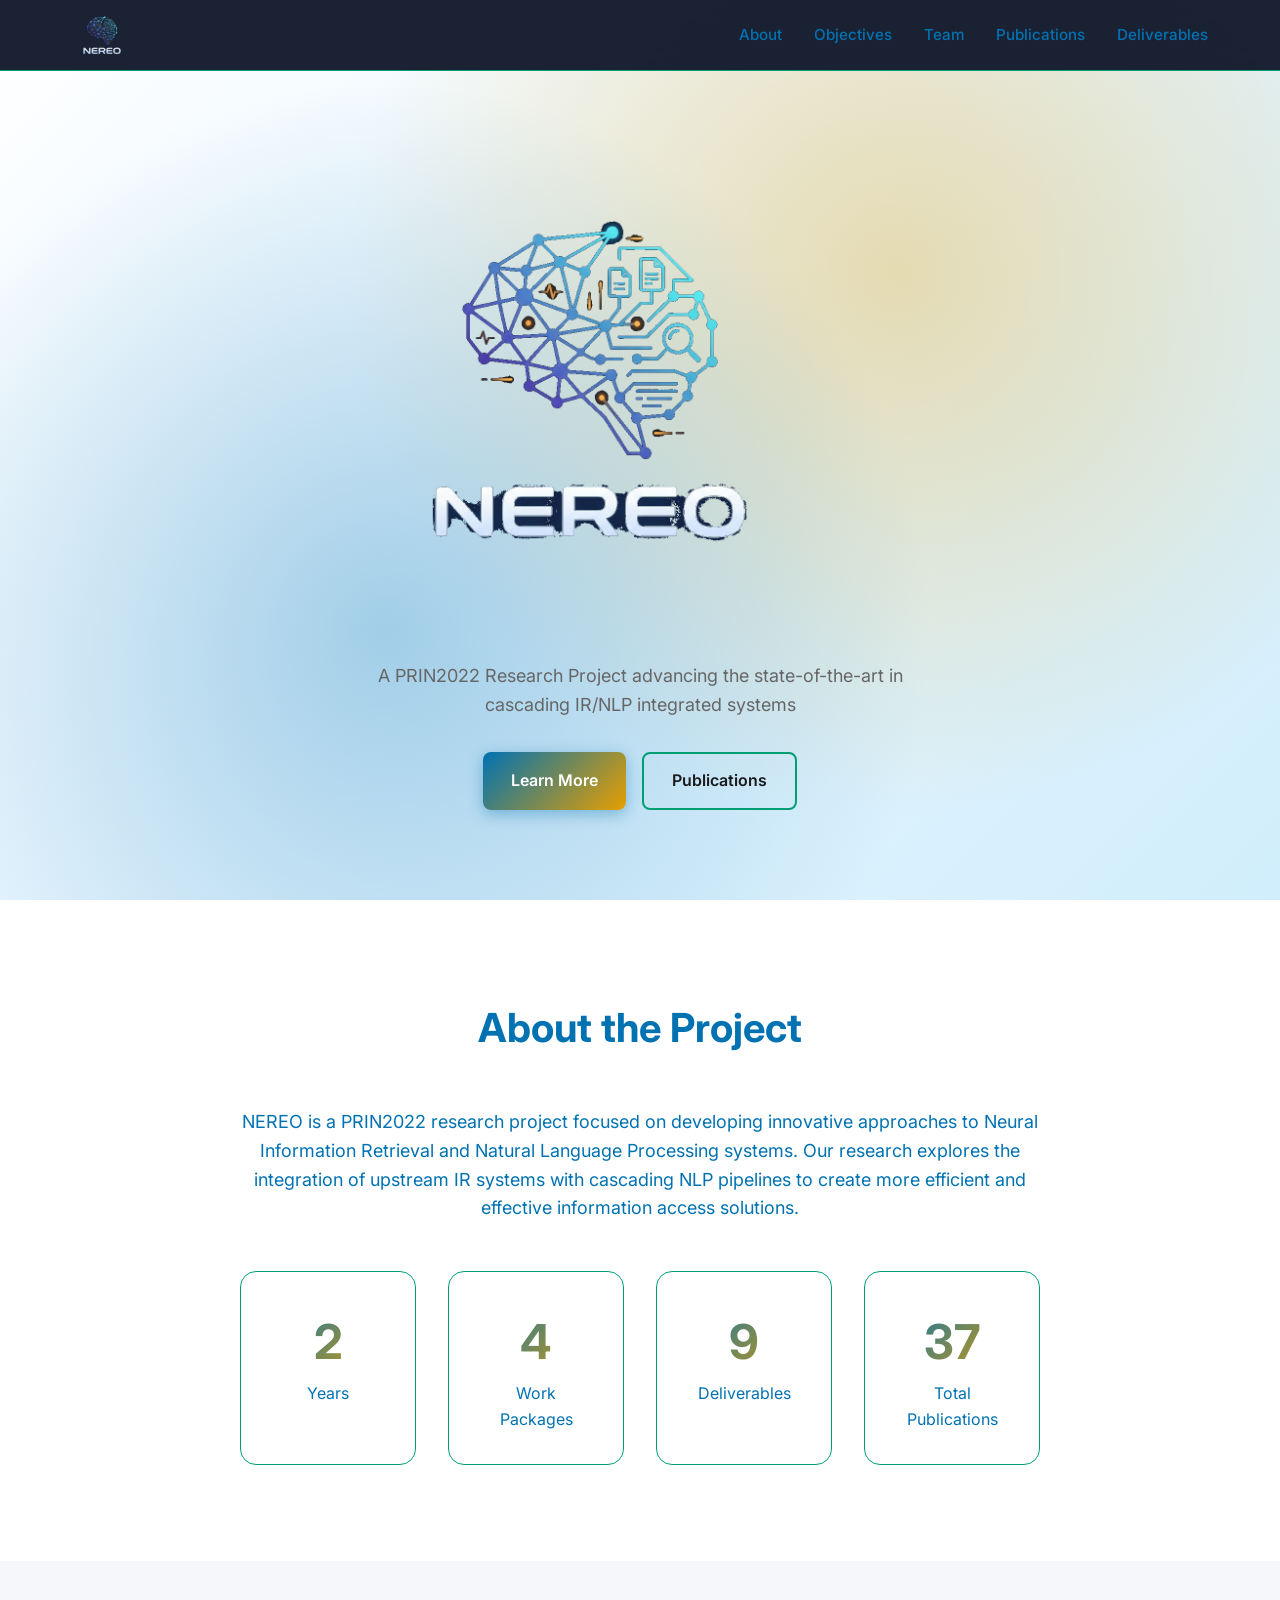
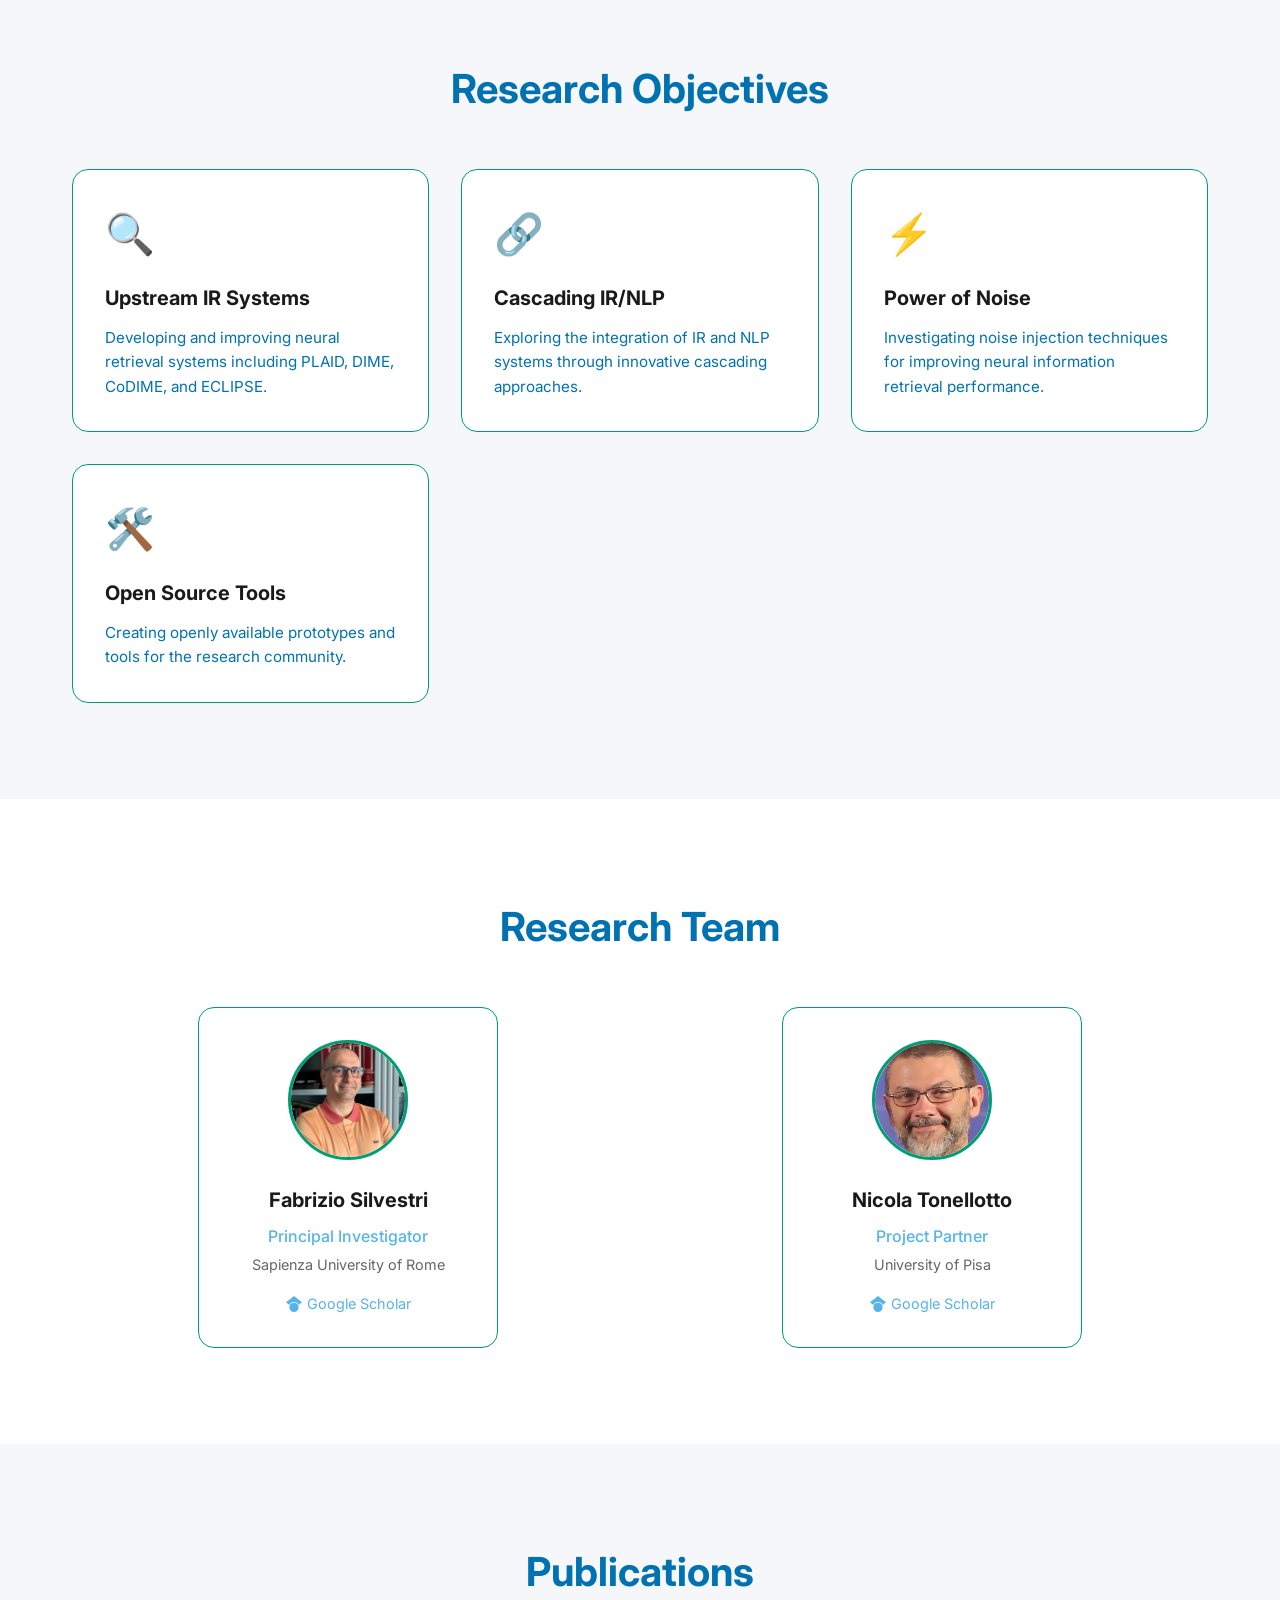
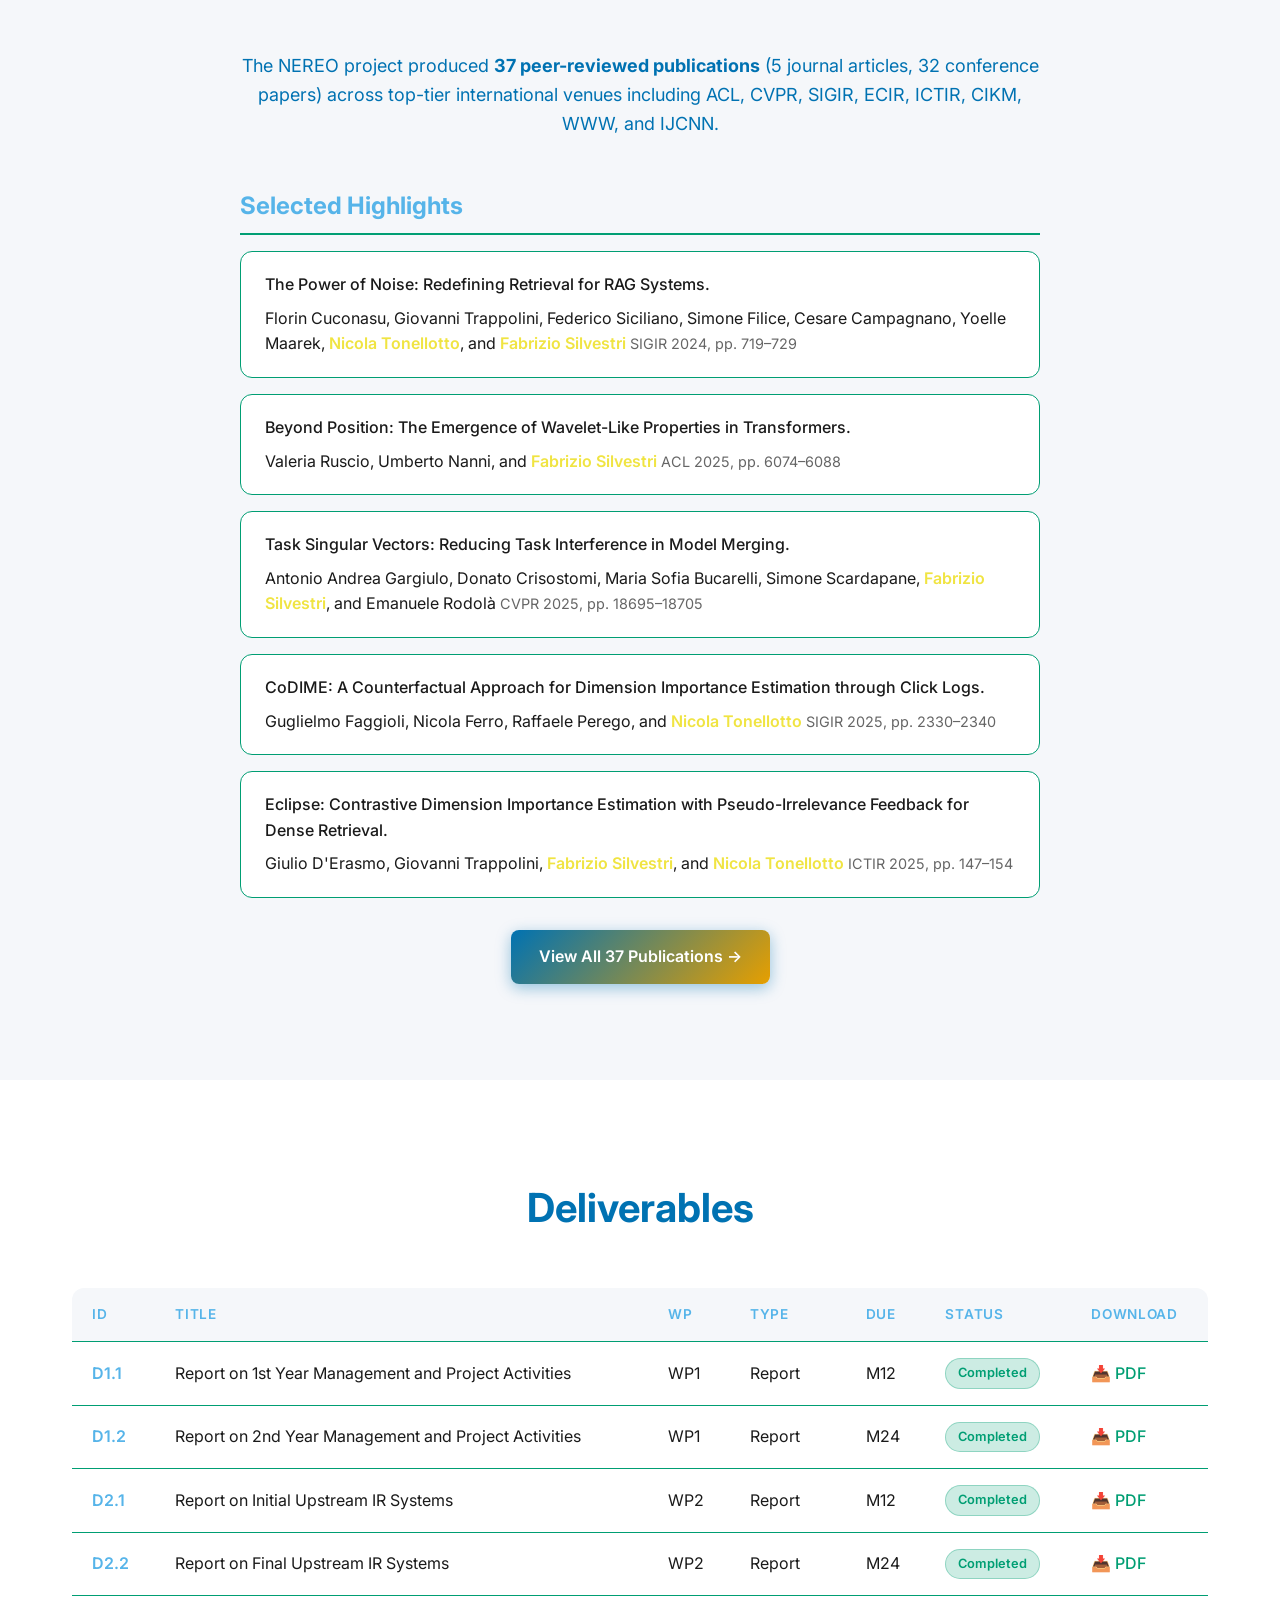
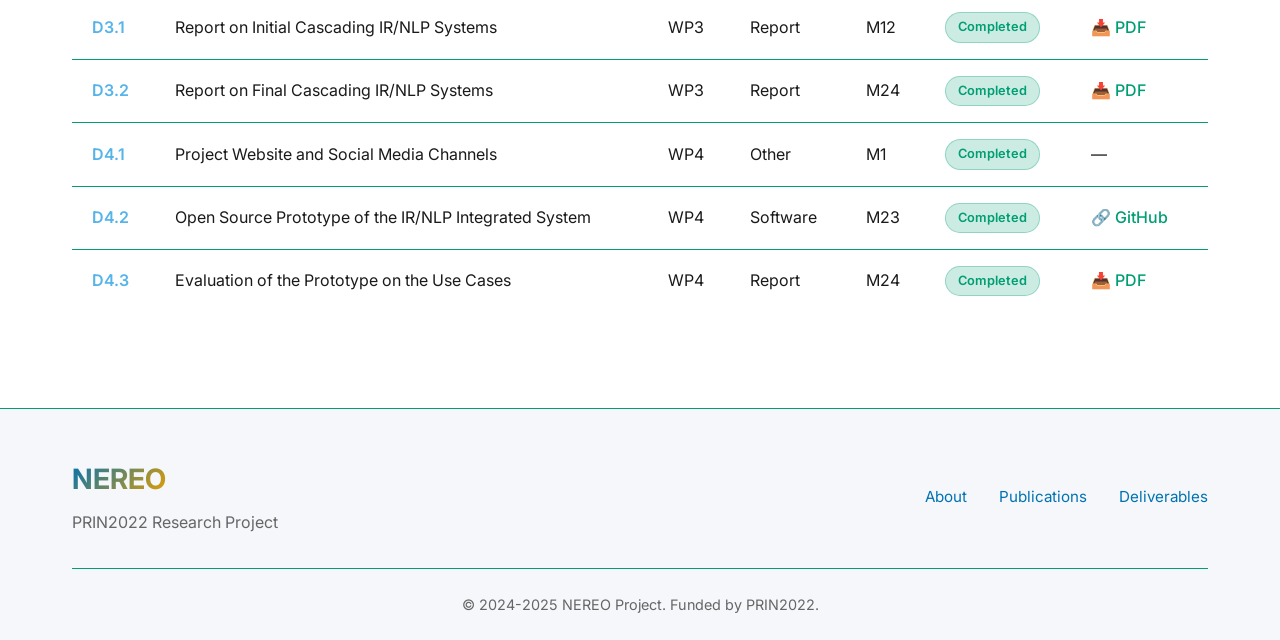
<file: index.html>
<!DOCTYPE html>
<html lang="en">

<head>
    <meta charset="UTF-8">
    <meta name="viewport" content="width=device-width, initial-scale=1.0">
    <meta name="description"
        content="NEREO - PRIN2022 Research Project on Neural Information Retrieval and NLP Systems">
    <title>NEREO | PRIN2022 Project</title>
    <link rel="stylesheet" href="css/style.css">
    <link rel="preconnect" href="https://fonts.googleapis.com">
    <link rel="preconnect" href="https://fonts.gstatic.com" crossorigin>
    <link href="https://fonts.googleapis.com/css2?family=Inter:wght@300;400;500;600;700&display=swap" rel="stylesheet">
</head>

<body>
    <header class="header">
        <nav class="nav container">
            <a href="#" class="logo"><img src="images/nereo_logo_transparent.png" alt="NEREO" class="logo-img"></a>
            <ul class="nav-links">
                <li><a href="#about">About</a></li>
                <li><a href="#objectives">Objectives</a></li>
                <li><a href="#team">Team</a></li>
                <li><a href="publications.html">Publications</a></li>
                <li><a href="#deliverables">Deliverables</a></li>
            </ul>
            <button class="mobile-menu-btn" aria-label="Toggle menu">
                <span></span>
                <span></span>
                <span></span>
            </button>
        </nav>
    </header>

    <main>
        <!-- Hero Section -->
        <section class="hero">
            <div class="hero-content container">
                <img src="images/nereo_logo_transparent.png" alt="NEREO - Neural Reasoning over Open Data"
                    class="hero-logo">
                <p class="hero-description">A PRIN2022 Research Project advancing the state-of-the-art in cascading
                    IR/NLP integrated systems</p>
                <div class="hero-cta">
                    <a href="#about" class="btn btn-primary">Learn More</a>
                    <a href="#publications" class="btn btn-secondary">Publications</a>
                </div>
            </div>
            <div class="hero-bg"></div>
        </section>

        <!-- About Section -->
        <section id="about" class="section">
            <div class="container">
                <h2 class="section-title">About the Project</h2>
                <div class="about-content">
                    <p>NEREO is a PRIN2022 research project focused on developing innovative approaches to Neural
                        Information Retrieval and Natural Language Processing systems. Our research explores the
                        integration of upstream IR systems with cascading NLP pipelines to create more efficient and
                        effective information access solutions.</p>
                    <div class="stats-grid" style="grid-template-columns: repeat(4, 1fr);">
                        <div class="stat-card">
                            <span class="stat-number">2</span>
                            <span class="stat-label">Years</span>
                        </div>
                        <div class="stat-card">
                            <span class="stat-number">4</span>
                            <span class="stat-label">Work Packages</span>
                        </div>
                        <div class="stat-card">
                            <span class="stat-number">9</span>
                            <span class="stat-label">Deliverables</span>
                        </div>
                        <div class="stat-card">
                            <span class="stat-number">37</span>
                            <span class="stat-label">Total Publications</span>
                        </div>
                    </div>
                </div>
            </div>
        </section>

        <!-- Objectives Section -->
        <section id="objectives" class="section section-alt">
            <div class="container">
                <h2 class="section-title">Research Objectives</h2>
                <div class="objectives-grid">
                    <div class="objective-card">
                        <div class="objective-icon">🔍</div>
                        <h3>Upstream IR Systems</h3>
                        <p>Developing and improving neural retrieval systems including PLAID, DIME, CoDIME, and ECLIPSE.
                        </p>
                    </div>
                    <div class="objective-card">
                        <div class="objective-icon">🔗</div>
                        <h3>Cascading IR/NLP</h3>
                        <p>Exploring the integration of IR and NLP systems through innovative cascading approaches.</p>
                    </div>
                    <div class="objective-card">
                        <div class="objective-icon">⚡</div>
                        <h3>Power of Noise</h3>
                        <p>Investigating noise injection techniques for improving neural information retrieval
                            performance.</p>
                    </div>
                    <div class="objective-card">
                        <div class="objective-icon">🛠️</div>
                        <h3>Open Source Tools</h3>
                        <p>Creating openly available prototypes and tools for the research community.</p>
                    </div>
                </div>
            </div>
        </section>

        <!-- Team Section -->
        <section id="team" class="section">
            <div class="container">
                <h2 class="section-title">Research Team</h2>
                <div class="team-grid">
                    <div class="team-card">
                        <a href="https://sites.google.com/diag.uniroma1.it/fabriziosilvestri" target="_blank">
                            <img src="images/silvestri.jpg" alt="Fabrizio Silvestri" class="team-avatar-img">
                        </a>
                        <h3><a href="https://sites.google.com/diag.uniroma1.it/fabriziosilvestri"
                                target="_blank">Fabrizio
                                Silvestri</a></h3>
                        <p class="team-role">Principal Investigator</p>
                        <p class="team-affiliation">Sapienza University of Rome</p>
                        <div class="social-links" style="margin-top: 1rem;">
                            <a href="https://scholar.google.com/citations?user=pi985dQAAAAJ" target="_blank"
                                style="color: #56B4E9; text-decoration: none; font-size: 0.9rem;">
                                <span style="display: flex; align-items: center; justify-content: center; gap: 5px;">
                                    <svg viewBox="0 0 24 24" width="16" height="16" fill="currentColor">
                                        <path
                                            d="M12 24a7 7 0 1 1 0-14 7 7 0 0 1 0 14zm0-24L0 9.5l4.838 3.94A8 8 0 0 1 12 9a8 8 0 0 1 7.162 4.44L24 9.5z" />
                                    </svg>
                                    Google Scholar
                                </span>
                            </a>
                        </div>
                    </div>
                    <div class="team-card">
                        <a href="https://tonellotto.github.io/" target="_blank">
                            <img src="images/tonellotto.jpg" alt="Nicola Tonellotto" class="team-avatar-img">
                        </a>
                        <h3><a href="https://tonellotto.github.io/" target="_blank">Nicola Tonellotto</a></h3>
                        <p class="team-role">Project Partner</p>
                        <p class="team-affiliation">University of Pisa</p>
                        <div class="social-links" style="margin-top: 1rem;">
                            <a href="https://scholar.google.com/citations?user=mTVRtZQAAAAJ" target="_blank"
                                style="color: #56B4E9; text-decoration: none; font-size: 0.9rem;">
                                <span style="display: flex; align-items: center; justify-content: center; gap: 5px;">
                                    <svg viewBox="0 0 24 24" width="16" height="16" fill="currentColor">
                                        <path
                                            d="M12 24a7 7 0 1 1 0-14 7 7 0 0 1 0 14zm0-24L0 9.5l4.838 3.94A8 8 0 0 1 12 9a8 8 0 0 1 7.162 4.44L24 9.5z" />
                                    </svg>
                                    Google Scholar
                                </span>
                            </a>
                        </div>
                    </div>
                </div>
            </div>
        </section>

        <!-- Publications Section -->
        <section id="publications" class="section section-alt">
            <div class="container">
                <h2 class="section-title">Publications</h2>
                <div class="about-content" style="margin-bottom: 2rem;">
                    <p>The NEREO project produced <strong>37 peer-reviewed publications</strong> (5 journal articles, 32
                        conference papers) across top-tier international venues including ACL, CVPR, SIGIR, ECIR, ICTIR,
                        CIKM, WWW, and IJCNN.</p>
                </div>
                <div class="publications-list">
                    <div class="publication-year">
                        <h3>Selected Highlights</h3>
                        <ul class="publication-items">
                            <li class="publication-item">
                                <a href="https://doi.org/10.1145/3626772.3657834" target="_blank" class="pub-link"><span
                                        class="pub-title">The Power of Noise: Redefining Retrieval for RAG
                                        Systems.</span></a>
                                <span class="pub-authors">Florin Cuconasu, Giovanni Trappolini, Federico Siciliano,
                                    Simone Filice, Cesare Campagnano, Yoelle Maarek, Nicola Tonellotto, and Fabrizio
                                    Silvestri</span>
                                <span class="pub-venue">SIGIR 2024, pp. 719–729</span>
                            </li>
                            <li class="publication-item">
                                <a href="https://aclanthology.org/2025.acl-long.303/" target="_blank"
                                    class="pub-link"><span class="pub-title">Beyond Position: The Emergence of
                                        Wavelet-Like Properties in Transformers.</span></a>
                                <span class="pub-authors">Valeria Ruscio, Umberto Nanni, and Fabrizio Silvestri</span>
                                <span class="pub-venue">ACL 2025, pp. 6074–6088</span>
                            </li>
                            <li class="publication-item">
                                <a href="https://doi.org/10.1109/CVPR52734.2025.01742" target="_blank"
                                    class="pub-link"><span class="pub-title">Task Singular Vectors:
                                        Reducing Task Interference in Model Merging.</span></a>
                                <span class="pub-authors">Antonio Andrea Gargiulo, Donato Crisostomi, Maria Sofia
                                    Bucarelli, Simone Scardapane, Fabrizio Silvestri, and Emanuele Rodolà</span>
                                <span class="pub-venue">CVPR 2025, pp. 18695–18705</span>
                            </li>
                            <li class="publication-item">
                                <a href="https://doi.org/10.1145/3726302.3729926" target="_blank" class="pub-link"><span
                                        class="pub-title">CoDIME: A Counterfactual Approach for Dimension Importance
                                        Estimation through Click Logs.</span></a>
                                <span class="pub-authors">Guglielmo Faggioli, Nicola Ferro, Raffaele Perego, and Nicola
                                    Tonellotto</span>
                                <span class="pub-venue">SIGIR 2025, pp. 2330–2340</span>
                            </li>
                            <li class="publication-item">
                                <a href="https://doi.org/10.1145/3731120.3744579" target="_blank" class="pub-link"><span
                                        class="pub-title">Eclipse: Contrastive Dimension Importance Estimation with
                                        Pseudo-Irrelevance Feedback for Dense Retrieval.</span></a>
                                <span class="pub-authors">Giulio D&apos;Erasmo, Giovanni Trappolini, Fabrizio Silvestri,
                                    and Nicola Tonellotto</span>
                                <span class="pub-venue">ICTIR 2025, pp. 147–154</span>
                            </li>
                        </ul>
                    </div>
                </div>
                <div style="text-align: center; margin-top: 2rem;">
                    <a href="publications.html" class="btn btn-primary">View All 37 Publications →</a>
                </div>
            </div>
        </section>

        <!-- Deliverables Section -->
        <section id="deliverables" class="section">
            <div class="container">
                <h2 class="section-title">Deliverables</h2>
                <div class="deliverables-table-wrapper">
                    <table class="deliverables-table">
                        <thead>
                            <tr>
                                <th>ID</th>
                                <th>Title</th>
                                <th>WP</th>
                                <th>Type</th>
                                <th>Due</th>
                                <th>Status</th>
                                <th>Download</th>
                            </tr>
                        </thead>
                        <tbody>
                            <tr>
                                <td>D1.1</td>
                                <td>Report on 1st Year Management and Project Activities</td>
                                <td>WP1</td>
                                <td>Report</td>
                                <td>M12</td>
                                <td><span class="status-completed">Completed</span></td>
                                <td><a href="deliverables/D1.1_Report_on_1st_Year_Management_and_Project_Activities.pdf"
                                        class="download-link" download>📥 PDF</a></td>
                            </tr>
                            <tr>
                                <td>D1.2</td>
                                <td>Report on 2nd Year Management and Project Activities</td>
                                <td>WP1</td>
                                <td>Report</td>
                                <td>M24</td>
                                <td><span class="status-completed">Completed</span></td>
                                <td><a href="deliverables/D1.2_Report_on_2nd_Year_Management_and_Project_Activities.pdf"
                                        class="download-link" download>📥 PDF</a></td>
                            </tr>
                            <tr>
                                <td>D2.1</td>
                                <td>Report on Initial Upstream IR Systems</td>
                                <td>WP2</td>
                                <td>Report</td>
                                <td>M12</td>
                                <td><span class="status-completed">Completed</span></td>
                                <td><a href="deliverables/D2.1_Report_on_Initial_Upstream_IR_Systems.pdf"
                                        class="download-link" download>📥 PDF</a></td>
                            </tr>
                            <tr>
                                <td>D2.2</td>
                                <td>Report on Final Upstream IR Systems</td>
                                <td>WP2</td>
                                <td>Report</td>
                                <td>M24</td>
                                <td><span class="status-completed">Completed</span></td>
                                <td><a href="deliverables/D2.2_Report_on_Final_Upstream_IR_Systems.pdf"
                                        class="download-link" download>📥 PDF</a></td>
                            </tr>
                            <tr>
                                <td>D3.1</td>
                                <td>Report on Initial Cascading IR/NLP Systems</td>
                                <td>WP3</td>
                                <td>Report</td>
                                <td>M12</td>
                                <td><span class="status-completed">Completed</span></td>
                                <td><a href="deliverables/D3.1_Report_on_Initial_Cascading_IR_NLP_Systems.pdf"
                                        class="download-link" download>📥 PDF</a></td>
                            </tr>
                            <tr>
                                <td>D3.2</td>
                                <td>Report on Final Cascading IR/NLP Systems</td>
                                <td>WP3</td>
                                <td>Report</td>
                                <td>M24</td>
                                <td><span class="status-completed">Completed</span></td>
                                <td><a href="deliverables/D3.2_Report_on_Final_Cascading_IR_NLP_Systems.pdf"
                                        class="download-link" download>📥 PDF</a></td>
                            </tr>
                            <tr>
                                <td>D4.1</td>
                                <td>Project Website and Social Media Channels</td>
                                <td>WP4</td>
                                <td>Other</td>
                                <td>M1</td>
                                <td><span class="status-completed">Completed</span></td>
                                <td>—</td>
                            </tr>
                            <tr>
                                <td>D4.2</td>
                                <td>Open Source Prototype of the IR/NLP Integrated System</td>
                                <td>WP4</td>
                                <td>Software</td>
                                <td>M23</td>
                                <td><span class="status-completed">Completed</span></td>
                                <td><a href="https://github.com/florin-git/The-Power-of-Noise" class="download-link"
                                        target="_blank">🔗 GitHub</a></td>
                            </tr>
                            <tr>
                                <td>D4.3</td>
                                <td>Evaluation of the Prototype on the Use Cases</td>
                                <td>WP4</td>
                                <td>Report</td>
                                <td>M24</td>
                                <td><span class="status-completed">Completed</span></td>
                                <td><a href="deliverables/D4.3_Evaluation_of_the_Prototype_on_the_Use_Cases.pdf"
                                        class="download-link" download>📥 PDF</a></td>
                            </tr>
                        </tbody>
                    </table>
                </div>
            </div>
        </section>


    </main>

    <footer class="footer">
        <div class="container">
            <div class="footer-content">
                <div class="footer-brand">
                    <span class="logo">NEREO</span>
                    <p>PRIN2022 Research Project</p>
                </div>
                <div class="footer-links">
                    <a href="#about">About</a>
                    <a href="#publications">Publications</a>
                    <a href="#deliverables">Deliverables</a>
                </div>
            </div>
            <div class="footer-bottom">
                <p>&copy; 2024-2025 NEREO Project. Funded by PRIN2022.</p>
            </div>
        </div>
    </footer>

    <script src="js/main.js"></script>
</body>

</html>
</file>
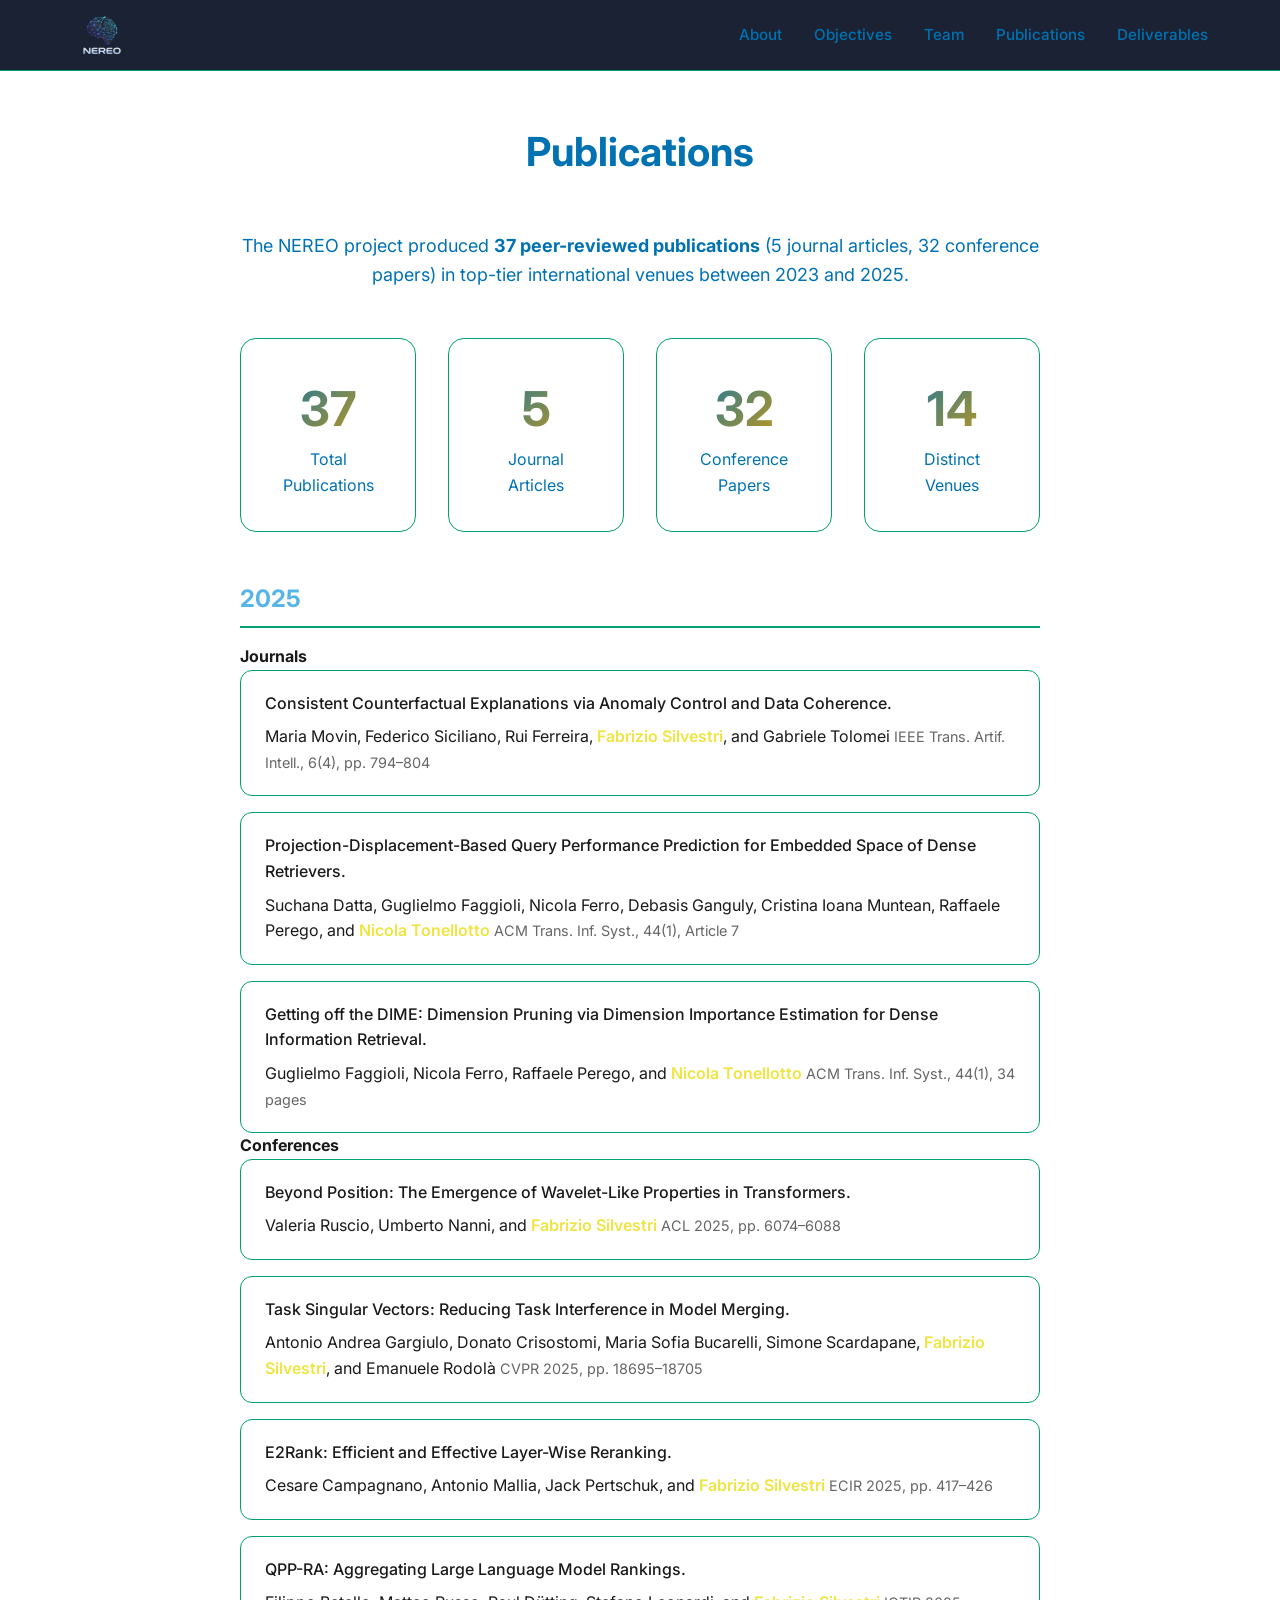
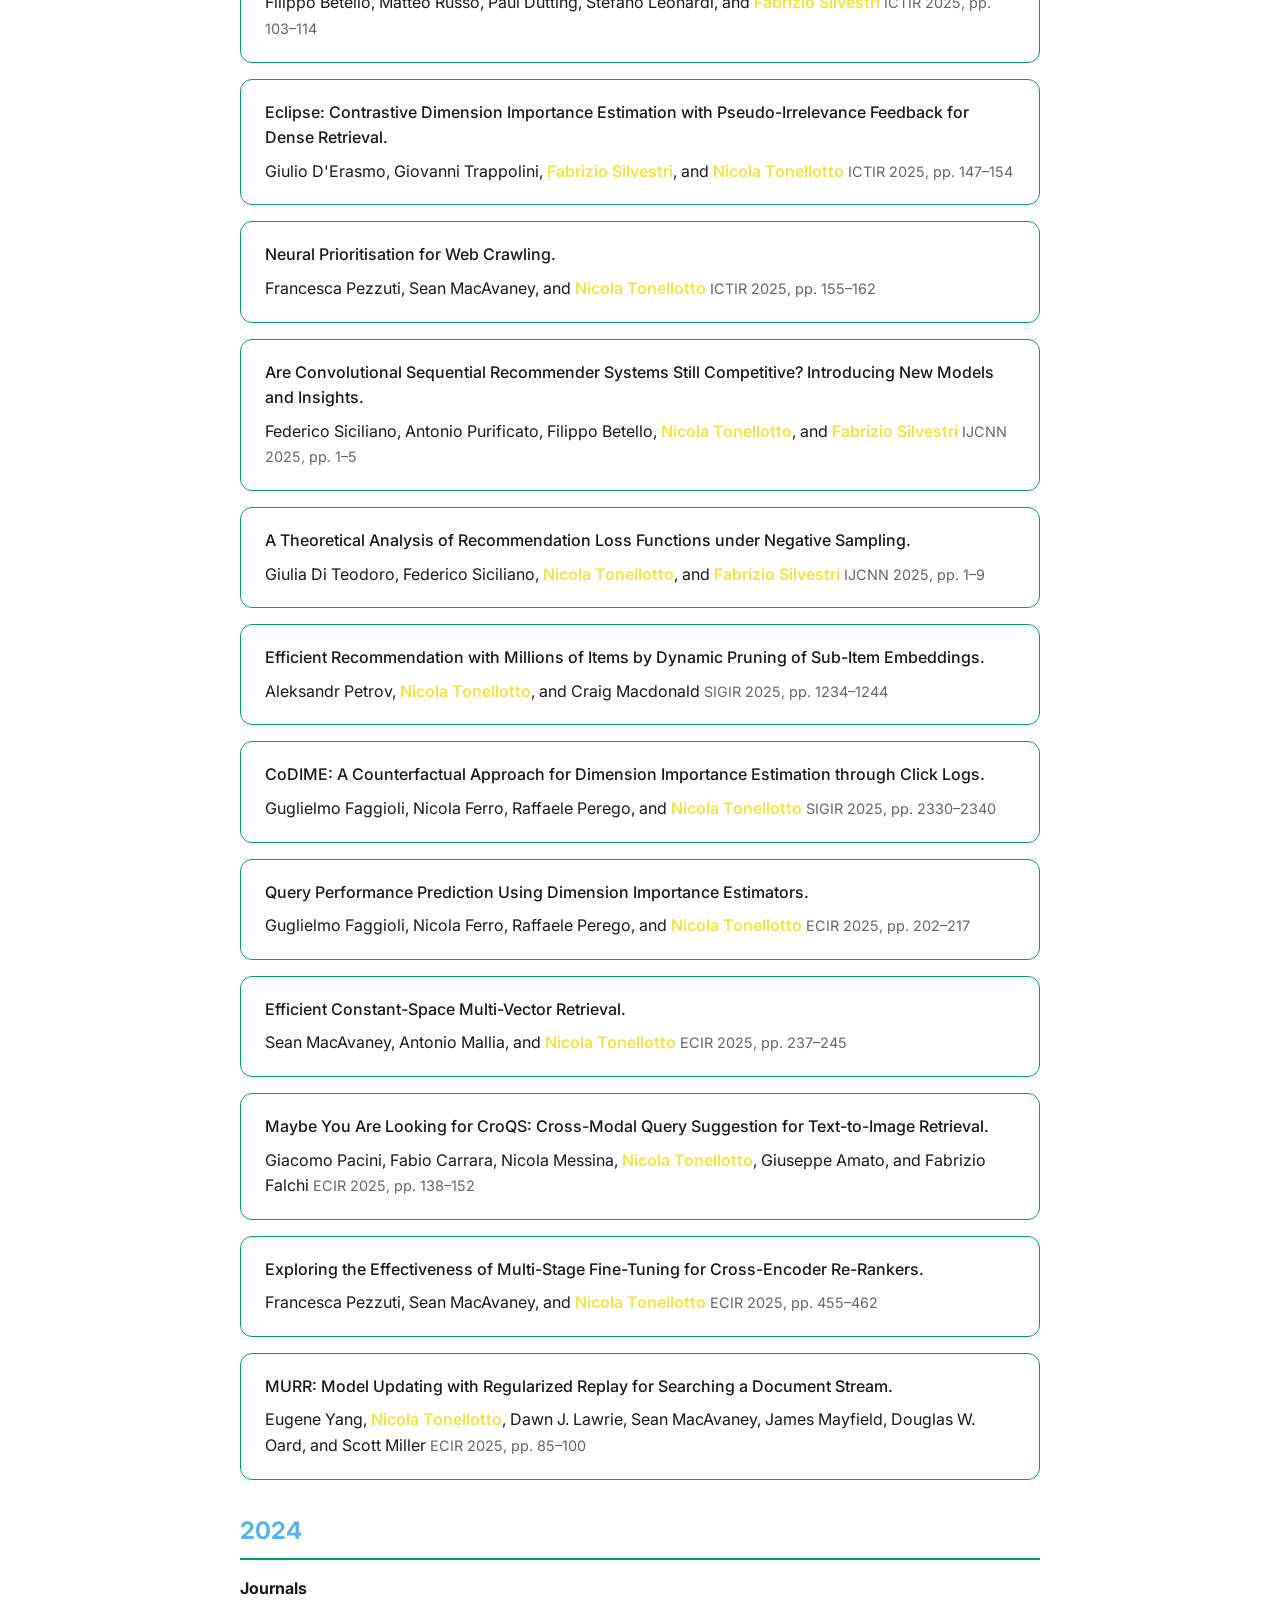
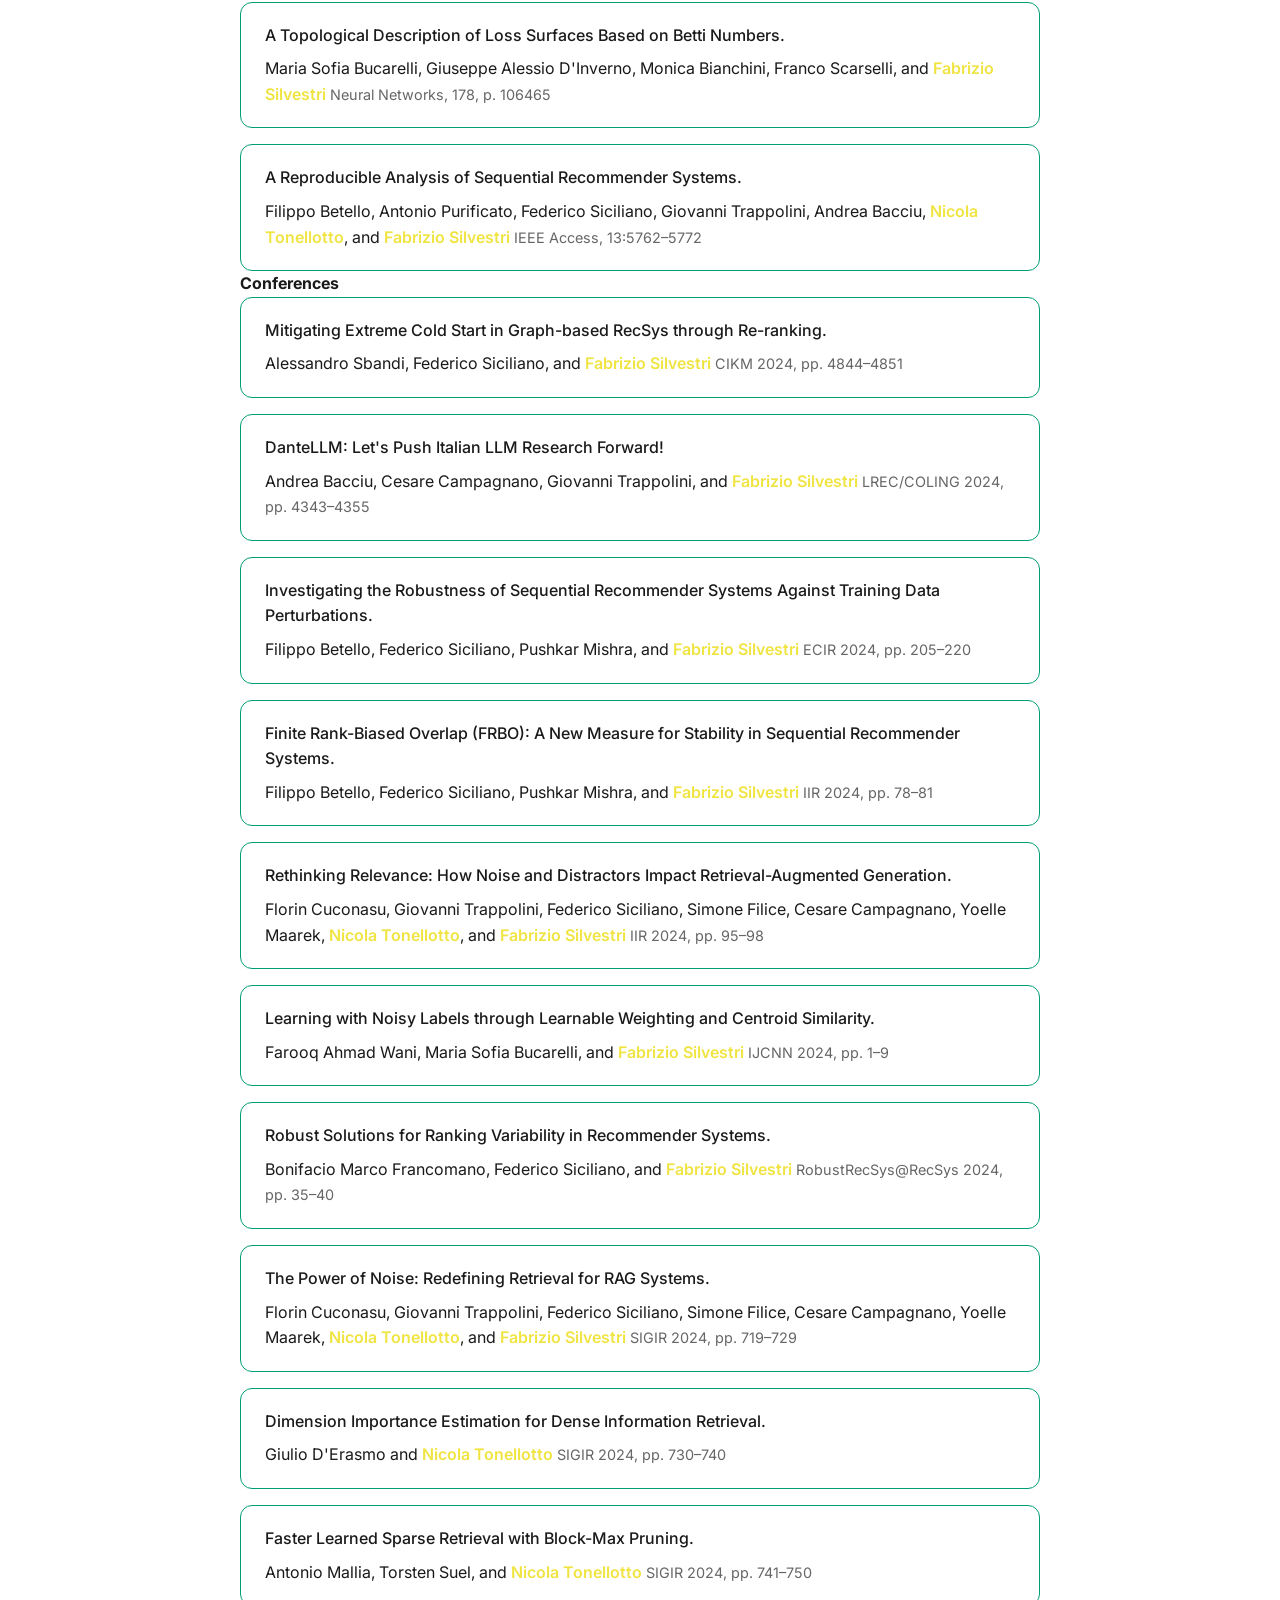
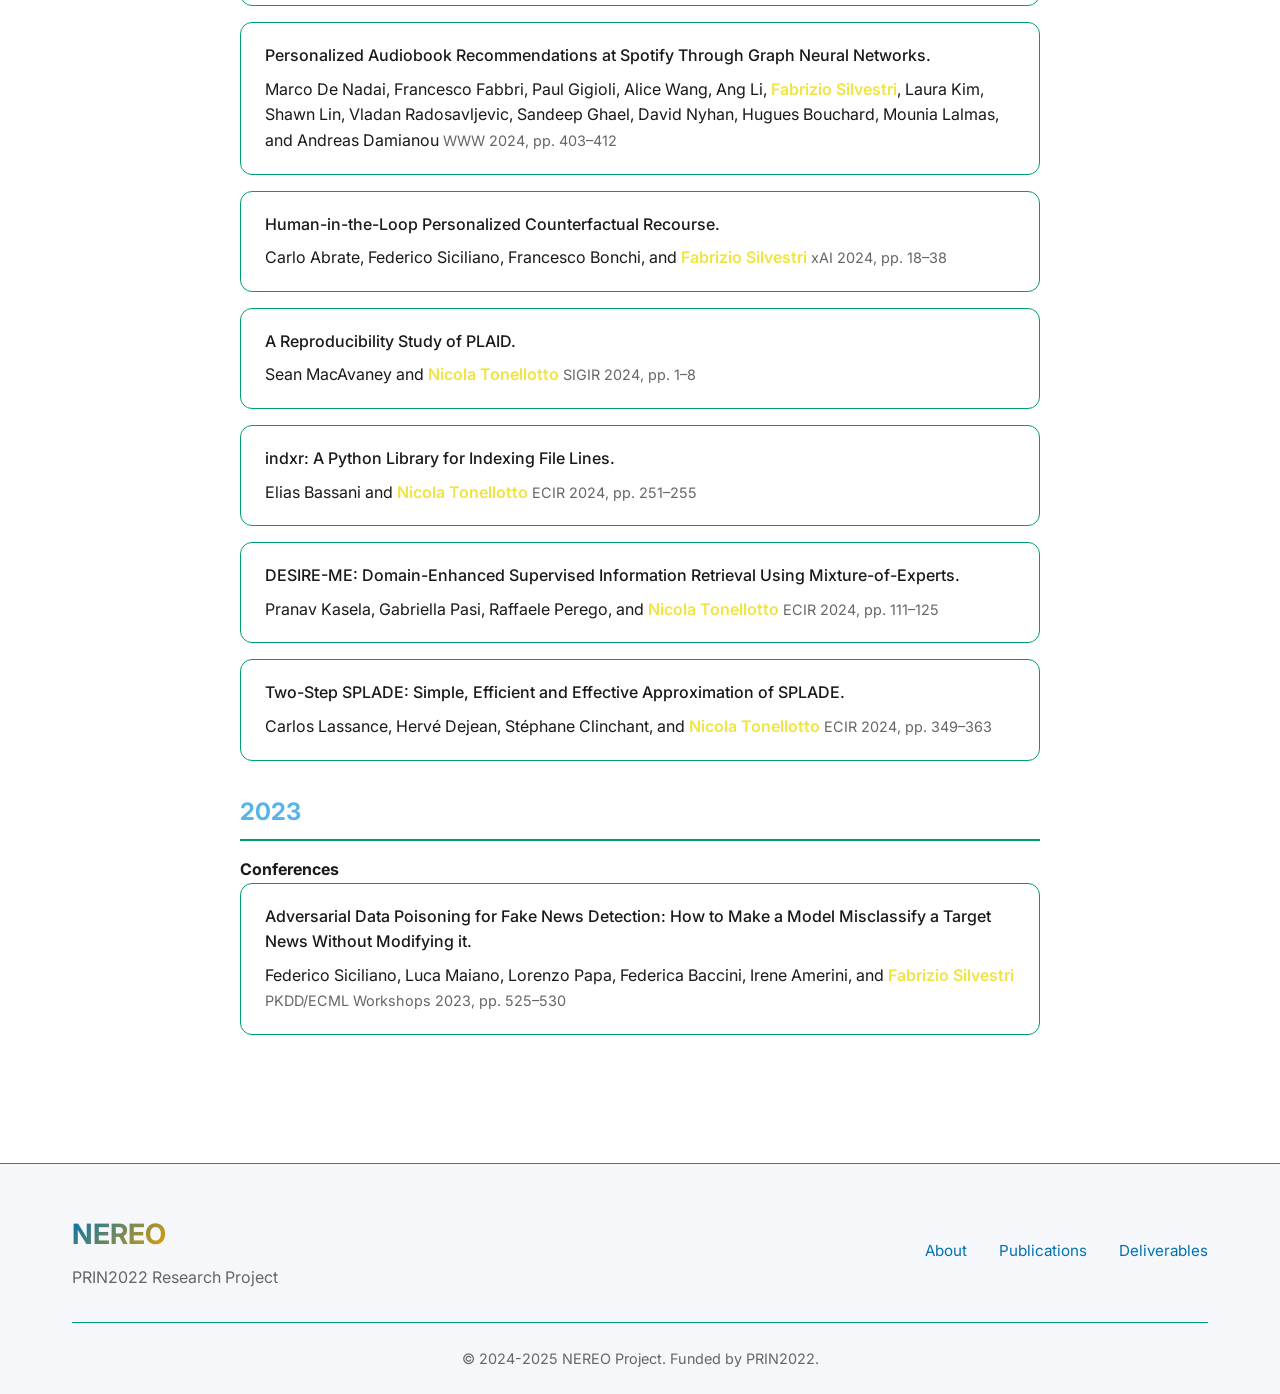
<file: publications.html>
<!DOCTYPE html>
<html lang="en">

<head>
    <meta charset="UTF-8">
    <meta name="viewport" content="width=device-width, initial-scale=1.0">
    <meta name="description"
        content="NEREO Project Publications - Complete list of peer-reviewed publications from the PRIN2022 NEREO project on Neural Information Retrieval and NLP Systems">
    <title>Publications | NEREO PRIN2022 Project</title>
    <link rel="stylesheet" href="css/style.css">
    <link rel="preconnect" href="https://fonts.googleapis.com">
    <link rel="preconnect" href="https://fonts.gstatic.com" crossorigin>
    <link href="https://fonts.googleapis.com/css2?family=Inter:wght@300;400;500;600;700&display=swap" rel="stylesheet">
</head>

<body>
    <header class="header">
        <nav class="nav container">
            <a href="index.html" class="logo"><img src="images/nereo_logo_transparent.png" alt="NEREO" class="logo-img"></a>
            <ul class="nav-links">
                <li><a href="index.html#about">About</a></li>
                <li><a href="index.html#objectives">Objectives</a></li>
                <li><a href="index.html#team">Team</a></li>
                <li><a href="publications.html" style="color: var(--primary);">Publications</a></li>
                <li><a href="index.html#deliverables">Deliverables</a></li>
            </ul>
            <button class="mobile-menu-btn" aria-label="Toggle menu">
                <span></span>
                <span></span>
                <span></span>
            </button>
        </nav>
    </header>

    <main>
        <!-- Publications Header -->
        <section class="section" style="padding-top: 120px;">
            <div class="container">
                <h1 class="section-title">Publications</h1>
                <div class="about-content" style="margin-bottom: 3rem;">
                    <p>The NEREO project produced <strong>37 peer-reviewed publications</strong> (5 journal articles, 32 conference papers) in top-tier international venues between 2023 and 2025.</p>
                    <div class="stats-grid" style="grid-template-columns: repeat(4, 1fr);">
                        <div class="stat-card">
                            <span class="stat-number">37</span>
                            <span class="stat-label">Total Publications</span>
                        </div>
                        <div class="stat-card">
                            <span class="stat-number">5</span>
                            <span class="stat-label">Journal Articles</span>
                        </div>
                        <div class="stat-card">
                            <span class="stat-number">32</span>
                            <span class="stat-label">Conference Papers</span>
                        </div>
                        <div class="stat-card">
                            <span class="stat-number">14</span>
                            <span class="stat-label">Distinct Venues</span>
                        </div>
                    </div>
                </div>

                <div class="publications-list">
                    <div class="publication-year">
                        <h3>2025</h3>
                        <h4>Journals</h4>
                        <ul class="publication-items">
                            <li class="publication-item">
                                <a href="https://doi.org/10.1109/TAI.2024.3496616" target="_blank"
                                    class="pub-link"><span class="pub-title">Consistent Counterfactual Explanations via
                                        Anomaly Control and Data Coherence.</span></a>
                                <span class="pub-authors">Maria Movin, Federico Siciliano, Rui Ferreira, Fabrizio
                                    Silvestri, and Gabriele Tolomei</span>
                                <span class="pub-venue">IEEE Trans. Artif. Intell., 6(4), pp. 794–804</span>
                            </li>
                            <li class="publication-item">
                                <a href="https://doi.org/10.1145/3746617" target="_blank" class="pub-link"><span
                                        class="pub-title">Projection-Displacement-Based Query Performance Prediction for
                                        Embedded Space of Dense Retrievers.</span></a>
                                <span class="pub-authors">Suchana Datta, Guglielmo Faggioli, Nicola Ferro, Debasis
                                    Ganguly, Cristina Ioana Muntean, Raffaele Perego, and Nicola Tonellotto</span>
                                <span class="pub-venue">ACM Trans. Inf. Syst., 44(1), Article 7</span>
                            </li>
                            <li class="publication-item">
                                <a href="https://doi.org/10.1145/3765619" target="_blank" class="pub-link"><span
                                        class="pub-title">Getting off the DIME: Dimension Pruning via Dimension
                                        Importance Estimation for Dense Information Retrieval.</span></a>
                                <span class="pub-authors">Guglielmo Faggioli, Nicola Ferro, Raffaele Perego, and Nicola
                                    Tonellotto</span>
                                <span class="pub-venue">ACM Trans. Inf. Syst., 44(1), 34 pages</span>
                            </li>
                        </ul>
                        <h4>Conferences</h4>
                        <ul class="publication-items">
                            <li class="publication-item">
                                <a href="https://aclanthology.org/2025.acl-long.303/" target="_blank"
                                    class="pub-link"><span class="pub-title">Beyond Position: The Emergence of
                                        Wavelet-Like Properties in Transformers.</span></a>
                                <span class="pub-authors">Valeria Ruscio, Umberto Nanni, and Fabrizio Silvestri</span>
                                <span class="pub-venue">ACL 2025, pp. 6074–6088</span>
                            </li>
                            <li class="publication-item">
                                <a href="https://doi.org/10.1109/CVPR52734.2025.01742" target="_blank"
                                    class="pub-link"><span class="pub-title">Task Singular Vectors:
                                        Reducing Task Interference in Model Merging.</span></a>
                                <span class="pub-authors">Antonio Andrea Gargiulo, Donato Crisostomi, Maria Sofia
                                    Bucarelli, Simone Scardapane, Fabrizio Silvestri, and Emanuele Rodolà</span>
                                <span class="pub-venue">CVPR 2025, pp. 18695–18705</span>
                            </li>
                            <li class="publication-item">
                                <a href="https://doi.org/10.1007/978-3-031-88714-7_41" target="_blank"
                                    class="pub-link"><span class="pub-title">E2Rank: Efficient and Effective Layer-Wise
                                        Reranking.</span></a>
                                <span class="pub-authors">Cesare Campagnano, Antonio Mallia, Jack Pertschuk, and
                                    Fabrizio Silvestri</span>
                                <span class="pub-venue">ECIR 2025, pp. 417–426</span>
                            </li>
                            <li class="publication-item">
                                <a href="https://doi.org/10.1145/3731120.3744575" target="_blank" class="pub-link"><span
                                        class="pub-title">QPP-RA: Aggregating Large Language Model Rankings.</span></a>
                                <span class="pub-authors">Filippo Betello, Matteo Russo, Paul Dütting, Stefano
                                    Leonardi, and Fabrizio Silvestri</span>
                                <span class="pub-venue">ICTIR 2025, pp. 103–114</span>
                            </li>
                            <li class="publication-item">
                                <a href="https://doi.org/10.1145/3731120.3744579" target="_blank" class="pub-link"><span
                                        class="pub-title">Eclipse: Contrastive Dimension Importance Estimation with
                                        Pseudo-Irrelevance Feedback for Dense Retrieval.</span></a>
                                <span class="pub-authors">Giulio D&apos;Erasmo, Giovanni Trappolini, Fabrizio Silvestri,
                                    and Nicola Tonellotto</span>
                                <span class="pub-venue">ICTIR 2025, pp. 147–154</span>
                            </li>
                            <li class="publication-item">
                                <a href="https://doi.org/10.1145/3731120.3744597" target="_blank" class="pub-link"><span
                                        class="pub-title">Neural Prioritisation for Web Crawling.</span></a>
                                <span class="pub-authors">Francesca Pezzuti, Sean MacAvaney, and Nicola Tonellotto</span>
                                <span class="pub-venue">ICTIR 2025, pp. 155–162</span>
                            </li>
                            <li class="publication-item">
                                <a href="https://doi.org/10.1109/IJCNN64981.2025.11229036" target="_blank"
                                    class="pub-link"><span class="pub-title">Are Convolutional Sequential Recommender
                                        Systems Still Competitive? Introducing New Models and Insights.</span></a>
                                <span class="pub-authors">Federico Siciliano, Antonio Purificato, Filippo Betello,
                                    Nicola Tonellotto, and Fabrizio Silvestri</span>
                                <span class="pub-venue">IJCNN 2025, pp. 1–5</span>
                            </li>
                            <li class="publication-item">
                                <a href="https://doi.org/10.1109/IJCNN64981.2025.11228603" target="_blank"
                                    class="pub-link"><span class="pub-title">A Theoretical Analysis of Recommendation
                                        Loss Functions under Negative Sampling.</span></a>
                                <span class="pub-authors">Giulia Di Teodoro, Federico Siciliano, Nicola Tonellotto, and
                                    Fabrizio Silvestri</span>
                                <span class="pub-venue">IJCNN 2025, pp. 1–9</span>
                            </li>
                            <li class="publication-item">
                                <a href="https://doi.org/10.1145/3726302.3729963" target="_blank" class="pub-link"><span
                                        class="pub-title">Efficient Recommendation with Millions of Items by Dynamic
                                        Pruning of Sub-Item Embeddings.</span></a>
                                <span class="pub-authors">Aleksandr Petrov, Nicola Tonellotto, and Craig
                                    Macdonald</span>
                                <span class="pub-venue">SIGIR 2025, pp. 1234–1244</span>
                            </li>
                            <li class="publication-item">
                                <a href="https://doi.org/10.1145/3726302.3729926" target="_blank" class="pub-link"><span
                                        class="pub-title">CoDIME: A Counterfactual Approach for Dimension Importance Estimation through Click Logs.</span></a>
                                <span class="pub-authors">Guglielmo Faggioli, Nicola Ferro, Raffaele Perego, and Nicola
                                    Tonellotto</span>
                                <span class="pub-venue">SIGIR 2025, pp. 2330–2340</span>
                            </li>
                            <li class="publication-item">
                                <a href="https://doi.org/10.1007/978-3-031-88720-8_42" target="_blank"
                                    class="pub-link"><span class="pub-title">Query Performance Prediction Using
                                        Dimension Importance Estimators.</span></a>
                                <span class="pub-authors">Guglielmo Faggioli, Nicola Ferro, Raffaele Perego, and Nicola
                                    Tonellotto</span>
                                <span class="pub-venue">ECIR 2025, pp. 202–217</span>
                            </li>
                            <li class="publication-item">
                                <a href="https://doi.org/10.1007/978-3-031-88720-8_42" target="_blank"
                                    class="pub-link"><span class="pub-title">Efficient Constant-Space Multi-Vector
                                        Retrieval.</span></a>
                                <span class="pub-authors">Sean MacAvaney, Antonio Mallia, and Nicola Tonellotto</span>
                                <span class="pub-venue">ECIR 2025, pp. 237–245</span>
                            </li>
                            <li class="publication-item">
                                <a href="https://doi.org/10.1007/978-3-031-88720-8_42" target="_blank"
                                    class="pub-link"><span class="pub-title">Maybe You Are Looking for CroQS:
                                        Cross-Modal Query Suggestion for Text-to-Image Retrieval.</span></a>
                                <span class="pub-authors">Giacomo Pacini, Fabio Carrara, Nicola Messina, Nicola
                                    Tonellotto, Giuseppe Amato, and Fabrizio Falchi</span>
                                <span class="pub-venue">ECIR 2025, pp. 138–152</span>
                            </li>
                            <li class="publication-item">
                                <a href="https://doi.org/10.1007/978-3-031-88720-8_42" target="_blank"
                                    class="pub-link"><span class="pub-title">Exploring the Effectiveness of Multi-Stage
                                        Fine-Tuning for Cross-Encoder Re-Rankers.</span></a>
                                <span class="pub-authors">Francesca Pezzuti, Sean MacAvaney, and Nicola
                                    Tonellotto</span>
                                <span class="pub-venue">ECIR 2025, pp. 455–462</span>
                            </li>
                            <li class="publication-item">
                                <a href="https://doi.org/10.1007/978-3-031-88720-8_42" target="_blank"
                                    class="pub-link"><span class="pub-title">MURR: Model Updating with Regularized
                                        Replay for Searching a Document Stream.</span></a>
                                <span class="pub-authors">Eugene Yang, Nicola Tonellotto, Dawn J. Lawrie, Sean
                                    MacAvaney, James Mayfield, Douglas W. Oard, and Scott Miller</span>
                                <span class="pub-venue">ECIR 2025, pp. 85–100</span>
                            </li>
                        </ul>
                    </div>
                    <div class="publication-year">
                        <h3>2024</h3>
                        <h4>Journals</h4>
                        <ul class="publication-items">
                            <li class="publication-item">
                                <a href="https://doi.org/10.1016/j.neunet.2024.106465" target="_blank"
                                    class="pub-link"><span class="pub-title">A Topological Description of Loss Surfaces
                                        Based on Betti Numbers.</span></a>
                                <span class="pub-authors">Maria Sofia Bucarelli, Giuseppe Alessio D&apos;Inverno, Monica
                                    Bianchini, Franco Scarselli, and Fabrizio Silvestri</span>
                                <span class="pub-venue">Neural Networks, 178, p. 106465</span>
                            </li>
                            <li class="publication-item">
                                <a href="https://doi.org/10.1109/ACCESS.2024.3522049" target="_blank"
                                    class="pub-link"><span class="pub-title">A Reproducible Analysis of Sequential
                                        Recommender Systems.</span></a>
                                <span class="pub-authors">Filippo Betello, Antonio Purificato, Federico Siciliano,
                                    Giovanni Trappolini, Andrea Bacciu, Nicola Tonellotto, and Fabrizio Silvestri</span>
                                <span class="pub-venue">IEEE Access, 13:5762–5772</span>
                            </li>
                        </ul>
                        <h4>Conferences</h4>
                        <ul class="publication-items">
                            <li class="publication-item">
                                <a href="https://doi.org/10.1145/3627673.3680069" target="_blank" class="pub-link"><span
                                        class="pub-title">Mitigating Extreme Cold Start in Graph-based RecSys through
                                        Re-ranking.</span></a>
                                <span class="pub-authors">Alessandro Sbandi, Federico Siciliano, and Fabrizio
                                    Silvestri</span>
                                <span class="pub-venue">CIKM 2024, pp. 4844–4851</span>
                            </li>
                            <li class="publication-item">
                                <a href="https://aclanthology.org/2024.lrec-main.388" target="_blank"
                                    class="pub-link"><span class="pub-title">DanteLLM: Let&apos;s Push Italian LLM
                                        Research Forward!</span></a>
                                <span class="pub-authors">Andrea Bacciu, Cesare Campagnano, Giovanni Trappolini, and
                                    Fabrizio Silvestri</span>
                                <span class="pub-venue">LREC/COLING 2024, pp. 4343–4355</span>
                            </li>
                            <li class="publication-item">
                                <a href="https://doi.org/10.1007/978-3-031-56060-6_14" target="_blank"
                                    class="pub-link"><span class="pub-title">Investigating the Robustness of Sequential
                                        Recommender Systems Against Training Data Perturbations.</span></a>
                                <span class="pub-authors">Filippo Betello, Federico Siciliano, Pushkar Mishra, and
                                    Fabrizio Silvestri</span>
                                <span class="pub-venue">ECIR 2024, pp. 205–220</span>
                            </li>
                            <li class="publication-item">
                                <a href="https://ceur-ws.org/Vol-3802/paper3.pdf" target="_blank" class="pub-link"><span
                                        class="pub-title">Finite Rank-Biased Overlap (FRBO): A New Measure for Stability
                                        in Sequential Recommender Systems.</span></a>
                                <span class="pub-authors">Filippo Betello, Federico Siciliano, Pushkar Mishra, and
                                    Fabrizio Silvestri</span>
                                <span class="pub-venue">IIR 2024, pp. 78–81</span>
                            </li>
                            <li class="publication-item">
                                <a href="https://ceur-ws.org/Vol-3802/paper23.pdf" target="_blank"
                                    class="pub-link"><span class="pub-title">Rethinking Relevance: How Noise and
                                        Distractors Impact Retrieval-Augmented Generation.</span></a>
                                <span class="pub-authors">Florin Cuconasu, Giovanni Trappolini, Federico Siciliano,
                                    Simone Filice, Cesare Campagnano, Yoelle Maarek, Nicola Tonellotto, and Fabrizio
                                    Silvestri</span>
                                <span class="pub-venue">IIR 2024, pp. 95–98</span>
                            </li>
                            <li class="publication-item">
                                <a href="https://doi.org/10.1109/IJCNN60899.2024.10650366" target="_blank"
                                    class="pub-link"><span class="pub-title">Learning with Noisy Labels through
                                        Learnable Weighting and Centroid Similarity.</span></a>
                                <span class="pub-authors">Farooq Ahmad Wani, Maria Sofia Bucarelli, and Fabrizio
                                    Silvestri</span>
                                <span class="pub-venue">IJCNN 2024, pp. 1–9</span>
                            </li>
                            <li class="publication-item">
                                <a href="https://ceur-ws.org/Vol-3924/short7.pdf" target="_blank" class="pub-link"><span
                                        class="pub-title">Robust Solutions for Ranking Variability in Recommender
                                        Systems.</span></a>
                                <span class="pub-authors">Bonifacio Marco Francomano, Federico Siciliano, and Fabrizio
                                    Silvestri</span>
                                <span class="pub-venue">RobustRecSys@RecSys 2024, pp. 35–40</span>
                            </li>
                            <li class="publication-item">
                                <a href="https://doi.org/10.1145/3626772.3657834" target="_blank" class="pub-link"><span
                                        class="pub-title">The Power of Noise: Redefining Retrieval for RAG
                                        Systems.</span></a>
                                <span class="pub-authors">Florin Cuconasu, Giovanni Trappolini, Federico Siciliano,
                                    Simone Filice, Cesare Campagnano, Yoelle Maarek, Nicola Tonellotto, and Fabrizio
                                    Silvestri</span>
                                <span class="pub-venue">SIGIR 2024, pp. 719–729</span>
                            </li>
                            <li class="publication-item">
                                <a href="https://doi.org/10.1145/3626772.3657691" target="_blank" class="pub-link"><span
                                        class="pub-title">Dimension Importance Estimation for Dense Information
                                        Retrieval.</span></a>
                                <span class="pub-authors">Giulio D&apos;Erasmo and Nicola Tonellotto</span>
                                <span class="pub-venue">SIGIR 2024, pp. 730–740</span>
                            </li>
                            <li class="publication-item">
                                <a href="https://doi.org/10.1145/3626772.3657906" target="_blank" class="pub-link"><span
                                        class="pub-title">Faster Learned Sparse Retrieval with Block-Max
                                        Pruning.</span></a>
                                <span class="pub-authors">Antonio Mallia, Torsten Suel, and Nicola Tonellotto</span>
                                <span class="pub-venue">SIGIR 2024, pp. 741–750</span>
                            </li>
                            <li class="publication-item">
                                <a href="https://doi.org/10.1145/3589335.3648339" target="_blank" class="pub-link"><span
                                        class="pub-title">Personalized Audiobook Recommendations at Spotify Through
                                        Graph Neural Networks.</span></a>
                                <span class="pub-authors">Marco De Nadai, Francesco Fabbri, Paul Gigioli, Alice Wang,
                                    Ang Li, Fabrizio Silvestri, Laura Kim, Shawn Lin, Vladan Radosavljevic, Sandeep
                                    Ghael, David Nyhan, Hugues Bouchard, Mounia Lalmas, and Andreas Damianou</span>
                                <span class="pub-venue">WWW 2024, pp. 403–412</span>
                            </li>
                            <li class="publication-item">
                                <a href="https://doi.org/10.1007/978-3-031-63800-8_2" target="_blank"
                                    class="pub-link"><span class="pub-title">Human-in-the-Loop Personalized
                                        Counterfactual Recourse.</span></a>
                                <span class="pub-authors">Carlo Abrate, Federico Siciliano, Francesco Bonchi, and
                                    Fabrizio Silvestri</span>
                                <span class="pub-venue">xAI 2024, pp. 18–38</span>
                            </li>
                            <li class="publication-item">
                                <a href="https://doi.org/10.1145/3626772.3657856" target="_blank" class="pub-link"><span
                                        class="pub-title">A Reproducibility Study of PLAID.</span></a>
                                <span class="pub-authors">Sean MacAvaney and Nicola Tonellotto</span>
                                <span class="pub-venue">SIGIR 2024, pp. 1–8</span>
                            </li>
                            <li class="publication-item">
                                <a href="https://doi.org/10.1007/978-3-031-56060-6_8" target="_blank"
                                    class="pub-link"><span class="pub-title">indxr: A Python Library for Indexing File
                                        Lines.</span></a>
                                <span class="pub-authors">Elias Bassani and Nicola Tonellotto</span>
                                <span class="pub-venue">ECIR 2024, pp. 251–255</span>
                            </li>
                            <li class="publication-item">
                                <a href="https://doi.org/10.1007/978-3-031-56060-6_8" target="_blank"
                                    class="pub-link"><span class="pub-title">DESIRE-ME: Domain-Enhanced Supervised
                                        Information Retrieval Using Mixture-of-Experts.</span></a>
                                <span class="pub-authors">Pranav Kasela, Gabriella Pasi, Raffaele Perego, and Nicola
                                    Tonellotto</span>
                                <span class="pub-venue">ECIR 2024, pp. 111–125</span>
                            </li>
                            <li class="publication-item">
                                <a href="https://doi.org/10.1007/978-3-031-56060-6_8" target="_blank"
                                    class="pub-link"><span class="pub-title">Two-Step SPLADE: Simple, Efficient and
                                        Effective Approximation of SPLADE.</span></a>
                                <span class="pub-authors">Carlos Lassance, Hervé Dejean, Stéphane Clinchant, and Nicola
                                    Tonellotto</span>
                                <span class="pub-venue">ECIR 2024, pp. 349–363</span>
                            </li>
                        </ul>
                    </div>
                    <div class="publication-year">
                        <h3>2023</h3>
                        <h4>Conferences</h4>
                        <ul class="publication-items">
                            <li class="publication-item">
                                <a href="https://doi.org/10.1007/978-3-031-74627-7_44" target="_blank"
                                    class="pub-link"><span class="pub-title">Adversarial Data Poisoning for Fake News
                                        Detection: How to Make a Model Misclassify a Target News Without Modifying
                                        it.</span></a>
                                <span class="pub-authors">Federico Siciliano, Luca Maiano, Lorenzo Papa, Federica
                                    Baccini, Irene Amerini, and Fabrizio Silvestri</span>
                                <span class="pub-venue">PKDD/ECML Workshops 2023, pp. 525–530</span>
                            </li>
                        </ul>
                    </div>
                </div>
            </div>
        </section>
    </main>

    <footer class="footer">
        <div class="container">
            <div class="footer-content">
                <div class="footer-brand">
                    <span class="logo">NEREO</span>
                    <p>PRIN2022 Research Project</p>
                </div>
                <div class="footer-links">
                    <a href="index.html#about">About</a>
                    <a href="publications.html">Publications</a>
                    <a href="index.html#deliverables">Deliverables</a>
                </div>
            </div>
            <div class="footer-bottom">
                <p>&copy; 2024-2025 NEREO Project. Funded by PRIN2022.</p>
            </div>
        </div>
    </footer>

    <script src="js/main.js"></script>
</body>

</html>
</file>
<file: css/style.css>
/* ===== CSS Variables ===== */
:root {
    --primary: #0072B2;
    /* Blue */
    --primary-dark: #D55E00;
    /* Vermillion */
    --primary-light: #56B4E9;
    /* Sky Blue */
    --secondary: #E69F00;
    /* Orange */
    --accent: #F0E442;
    /* Yellow */
    --bg-dark: #FFFFFF;
    /* White */
    --bg-darker: #F5F7FA;
    /* Very Light Gray */
    --bg-card: #FFFFFF;
    /* White */
    --bg-card-hover: #F0F4F8;
    /* Off-White Hover */
    --text-primary: #1A1A1A;
    /* Nearly Black */
    --text-secondary: #0072B2;
    /* Okabe Blue for contrast */
    --text-muted: #666666;
    /* Medium Gray */
    --border: #009E73;
    /* Bluish Green */
    --gradient-primary: linear-gradient(135deg, var(--primary) 0%, var(--secondary) 100%);
    --gradient-hero: linear-gradient(135deg, #FFFFFF 0%, #E6F5FF 50%, #D1EEFC 100%);
    --shadow-lg: 0 25px 50px -12px rgba(0, 0, 0, 0.1);
    --shadow-card: 0 4px 6px -1px rgba(0, 0, 0, 0.05), 0 2px 4px -2px rgba(0, 0, 0, 0.05);
    --transition: all 0.3s ease;
}

/* ===== Reset & Base ===== */
*,
*::before,
*::after {
    margin: 0;
    padding: 0;
    box-sizing: border-box;
}

html {
    scroll-behavior: smooth;
}

body {
    font-family: 'Inter', -apple-system, BlinkMacSystemFont, 'Segoe UI', sans-serif;
    background-color: var(--bg-dark);
    color: var(--text-primary);
    line-height: 1.6;
    overflow-x: hidden;
}

a {
    text-decoration: none;
    color: inherit;
    transition: var(--transition);
}

ul {
    list-style: none;
}

img {
    max-width: 100%;
    display: block;
}

/* ===== Container ===== */
.container {
    max-width: 1200px;
    margin: 0 auto;
    padding: 0 2rem;
}

/* ===== Header & Navigation ===== */
.header {
    position: fixed;
    top: 0;
    left: 0;
    right: 0;
    z-index: 1000;
    background: rgba(15, 23, 42, 0.95);
    backdrop-filter: blur(10px);
    border-bottom: 1px solid var(--border);
}

.nav {
    display: flex;
    justify-content: space-between;
    align-items: center;
    height: 70px;
}

.logo {
    font-size: 1.75rem;
    font-weight: 700;
    background: var(--gradient-primary);
    -webkit-background-clip: text;
    -webkit-text-fill-color: transparent;
    background-clip: text;
}

.nav-links {
    display: flex;
    gap: 2rem;
}

.nav-links a {
    color: var(--text-secondary);
    font-weight: 500;
    font-size: 0.95rem;
}

.nav-links a:hover {
    color: var(--primary-light);
}

.mobile-menu-btn {
    display: none;
    flex-direction: column;
    gap: 5px;
    background: none;
    border: none;
    cursor: pointer;
    padding: 5px;
}

.mobile-menu-btn span {
    width: 25px;
    height: 2px;
    background: var(--text-primary);
    transition: var(--transition);
}

/* ===== Buttons ===== */
.btn {
    display: inline-flex;
    align-items: center;
    justify-content: center;
    padding: 0.875rem 1.75rem;
    font-size: 1rem;
    font-weight: 600;
    border-radius: 8px;
    transition: var(--transition);
    cursor: pointer;
    border: none;
}

.btn-primary {
    background: var(--gradient-primary);
    color: white;
    box-shadow: 0 4px 15px rgba(0, 114, 178, 0.4);
}

.btn-primary:hover {
    transform: translateY(-2px);
    box-shadow: 0 8px 25px rgba(0, 114, 178, 0.5);
}

.btn-secondary {
    background: transparent;
    color: var(--text-primary);
    border: 2px solid var(--border);
}

.btn-secondary:hover {
    background: var(--bg-card);
    border-color: var(--primary);
}

/* ===== Hero Section ===== */
.hero {
    position: relative;
    min-height: 100vh;
    display: flex;
    align-items: center;
    justify-content: center;
    text-align: center;
    padding: 120px 0 80px;
    overflow: hidden;
}

.hero-bg {
    position: absolute;
    top: 0;
    left: 0;
    right: 0;
    bottom: 0;
    background: var(--gradient-hero);
    z-index: -2;
}

.hero-bg::before {
    content: '';
    position: absolute;
    top: 0;
    left: 0;
    right: 0;
    bottom: 0;
    background: radial-gradient(circle at 30% 70%, rgba(0, 114, 178, 0.3) 0%, transparent 50%),
        radial-gradient(circle at 70% 30%, rgba(230, 159, 0, 0.3) 0%, transparent 50%);
}

.hero-content {
    position: relative;
    z-index: 1;
}

.hero-title {
    font-size: clamp(3rem, 10vw, 6rem);
    font-weight: 800;
    letter-spacing: -0.02em;
    color: var(--primary);
    background: none;
    -webkit-background-clip: unset;
    -webkit-text-fill-color: initial;
    background-clip: border-box;
    margin-bottom: 1rem;
    animation: fadeInUp 0.8s ease forwards;
}

.hero-subtitle {
    font-size: clamp(1.25rem, 3vw, 1.75rem);
    color: var(--text-secondary);
    margin-bottom: 1rem;
    animation: fadeInUp 0.8s ease 0.2s forwards;
    opacity: 0;
}

.hero-description {
    font-size: 1.125rem;
    color: var(--text-muted);
    max-width: 600px;
    margin: 0 auto 2rem;
    animation: fadeInUp 0.8s ease 0.4s forwards;
    opacity: 0;
}

.hero-cta {
    display: flex;
    gap: 1rem;
    justify-content: center;
    animation: fadeInUp 0.8s ease 0.6s forwards;
    opacity: 0;
}

/* ===== Sections ===== */
.section {
    padding: 6rem 0;
}

.section-alt {
    background: var(--bg-darker);
}

.section-title {
    font-size: 2.5rem;
    font-weight: 700;
    text-align: center;
    margin-bottom: 3rem;
    margin-bottom: 3rem;
    color: var(--primary);
    background: none;
    -webkit-background-clip: unset;
    -webkit-text-fill-color: initial;
}

/* ===== About Section ===== */
.about-content {
    max-width: 800px;
    margin: 0 auto;
    text-align: center;
}

.about-content p {
    font-size: 1.125rem;
    color: var(--text-secondary);
    margin-bottom: 3rem;
}

.stats-grid {
    display: grid;
    grid-template-columns: repeat(3, 1fr);
    gap: 2rem;
}

.stat-card {
    background: var(--bg-card);
    padding: 2rem;
    border-radius: 16px;
    text-align: center;
    border: 1px solid var(--border);
    transition: var(--transition);
}

.stat-card:hover {
    transform: translateY(-5px);
    border-color: var(--primary);
    box-shadow: var(--shadow-card);
}

.stat-number {
    display: block;
    font-size: 3rem;
    font-weight: 700;
    background: var(--gradient-primary);
    -webkit-background-clip: text;
    -webkit-text-fill-color: transparent;
    background-clip: text;
}

.stat-label {
    color: var(--text-secondary);
    font-size: 1rem;
}

/* ===== Objectives Section ===== */
.objectives-grid {
    display: grid;
    grid-template-columns: repeat(auto-fit, minmax(280px, 1fr));
    gap: 2rem;
}

.objective-card {
    background: var(--bg-card);
    padding: 2rem;
    border-radius: 16px;
    border: 1px solid var(--border);
    transition: var(--transition);
}

.objective-card:hover {
    transform: translateY(-5px);
    border-color: var(--primary);
    box-shadow: var(--shadow-card);
}

.objective-icon {
    font-size: 2.5rem;
    margin-bottom: 1rem;
}

.objective-card h3 {
    font-size: 1.25rem;
    margin-bottom: 0.75rem;
    color: var(--text-primary);
}

.objective-card p {
    color: var(--text-secondary);
    font-size: 0.95rem;
}

/* ===== Team Section ===== */
.team-grid {
    display: grid;
    grid-template-columns: repeat(auto-fit, minmax(250px, 1fr));
    gap: 2rem;
    justify-items: center;
}

.team-card {
    background: var(--bg-card);
    padding: 2rem;
    border-radius: 16px;
    text-align: center;
    border: 1px solid var(--border);
    transition: var(--transition);
    width: 100%;
    max-width: 300px;
}

.team-card:hover {
    transform: translateY(-5px);
    border-color: var(--primary);
}

.team-avatar {
    width: 100px;
    height: 100px;
    background: var(--gradient-primary);
    border-radius: 50%;
    margin: 0 auto 1.5rem;
}

.team-card h3 {
    font-size: 1.25rem;
    margin-bottom: 0.5rem;
}

.team-role {
    color: var(--primary-light);
    font-weight: 500;
    margin-bottom: 0.25rem;
}

.team-affiliation {
    color: var(--text-muted);
    font-size: 0.9rem;
}

/* ===== Publications Section ===== */
.publications-list {
    max-width: 800px;
    margin: 0 auto;
}

.publication-year {
    margin-bottom: 2rem;
}

.publication-year h3 {
    font-size: 1.5rem;
    color: var(--primary-light);
    margin-bottom: 1rem;
    padding-bottom: 0.5rem;
    border-bottom: 2px solid var(--border);
}

.publication-items {
    display: flex;
    flex-direction: column;
    gap: 1rem;
}

.publication-item {
    background: var(--bg-card);
    padding: 1.25rem 1.5rem;
    border-radius: 12px;
    border: 1px solid var(--border);
    transition: var(--transition);
}

.publication-item:hover {
    border-color: var(--primary);
}

.pub-title {
    display: block;
    font-weight: 500;
    margin-bottom: 0.5rem;
}

.pub-venue {
    color: var(--text-muted);
    font-size: 0.9rem;
}

/* ===== Deliverables Section ===== */
.deliverables-table-wrapper {
    overflow-x: auto;
}

.deliverables-table {
    width: 100%;
    border-collapse: collapse;
    background: var(--bg-card);
    border-radius: 12px;
    overflow: hidden;
}

.deliverables-table th,
.deliverables-table td {
    padding: 1rem 1.25rem;
    text-align: left;
    border-bottom: 1px solid var(--border);
}

.deliverables-table th {
    background: var(--bg-darker);
    font-weight: 600;
    color: var(--primary-light);
    text-transform: uppercase;
    font-size: 0.85rem;
    letter-spacing: 0.05em;
}

.deliverables-table tr:last-child td {
    border-bottom: none;
}

.deliverables-table tr:hover {
    background: var(--bg-card-hover);
}

.deliverables-table td:first-child {
    font-weight: 600;
    color: var(--primary-light);
}

/* ===== Contact Section ===== */
.contact-content {
    text-align: center;
    max-width: 600px;
    margin: 0 auto;
}

.contact-content>p {
    color: var(--text-secondary);
    margin-bottom: 2rem;
}

.contact-info {
    background: var(--bg-card);
    padding: 2rem;
    border-radius: 16px;
    border: 1px solid var(--border);
}

.contact-info p {
    margin-bottom: 0.75rem;
}

.contact-info a {
    color: var(--primary-light);
}

.contact-info a:hover {
    color: var(--primary);
}

/* ===== Footer ===== */
.footer {
    background: var(--bg-darker);
    border-top: 1px solid var(--border);
    padding: 3rem 0 1.5rem;
}

.footer-content {
    display: flex;
    justify-content: space-between;
    align-items: center;
    margin-bottom: 2rem;
}

.footer-brand p {
    color: var(--text-muted);
    margin-top: 0.5rem;
}

.footer-links {
    display: flex;
    gap: 2rem;
}

.footer-links a {
    color: var(--text-secondary);
    font-size: 0.95rem;
}

.footer-links a:hover {
    color: var(--primary-light);
}

.footer-bottom {
    text-align: center;
    padding-top: 1.5rem;
    border-top: 1px solid var(--border);
    color: var(--text-muted);
    font-size: 0.9rem;
}

/* ===== Animations ===== */
@keyframes fadeInUp {
    from {
        opacity: 0;
        transform: translateY(30px);
    }

    to {
        opacity: 1;
        transform: translateY(0);
    }
}

/* ===== Responsive Design ===== */
@media (max-width: 768px) {
    .nav-links {
        display: none;
        position: absolute;
        top: 70px;
        left: 0;
        right: 0;
        background: var(--bg-dark);
        flex-direction: column;
        padding: 2rem;
        gap: 1.5rem;
        border-bottom: 1px solid var(--border);
    }

    .nav-links.active {
        display: flex;
    }

    .mobile-menu-btn {
        display: flex;
    }

    .hero-cta {
        flex-direction: column;
        align-items: center;
    }

    .stats-grid {
        grid-template-columns: 1fr;
    }

    .footer-content {
        flex-direction: column;
        text-align: center;
        gap: 2rem;
    }

    .footer-links {
        flex-wrap: wrap;
        justify-content: center;
    }
}

/* ===== Deliverable Status ===== */
.status-completed {
    display: inline-block;
    padding: 0.25rem 0.75rem;
    background: rgba(0, 158, 115, 0.2);
    /* Bluish Green */
    color: #009E73;
    border-radius: 9999px;
    font-size: 0.8rem;
    font-weight: 600;
    border: 1px solid rgba(0, 158, 115, 0.3);
}

.status-pending {
    display: inline-block;
    padding: 0.25rem 0.75rem;
    background: rgba(230, 159, 0, 0.2);
    /* Orange */
    color: #E69F00;
    border-radius: 9999px;
    font-size: 0.8rem;
    font-weight: 600;
    border: 1px solid rgba(230, 159, 0, 0.3);
}

.team-avatar-img {
    width: 120px;
    height: 120px;
    border-radius: 50%;
    object-fit: cover;
    margin: 0 auto 1.5rem;
    display: block;
    border: 3px solid var(--border);
    transition: var(--transition);
}

.team-card:hover .team-avatar-img {
    border-color: var(--primary);
    transform: scale(1.05);
}

/* Highlight PI and Partner names in publications */
.author-highlight {
    color: #F0E442;
    /* Yellow */
    font-weight: 600;
}

/* Download link styles */
.download-link {
    color: #009E73;
    /* Bluish Green */
    text-decoration: none;
    font-weight: 500;
    transition: var(--transition);
}

.download-link:hover {
    color: #56B4E9;
    /* Sky Blue */
}

/* Logo image styles */
.logo-img {
    height: 60px;
    width: auto;
    transition: var(--transition);
}

.logo-img:hover {
    transform: scale(1.05);
}

/* Hero logo styles */
.hero-logo {
    max-width: 500px;
    width: 90%;
    height: auto;
    margin-bottom: 2rem;
    animation: fadeInUp 1s ease-out;
}

@keyframes fadeInUp {
    from {
        opacity: 0;
        transform: translateY(30px);
    }

    to {
        opacity: 1;
        transform: translateY(0);
    }
}
</file>
